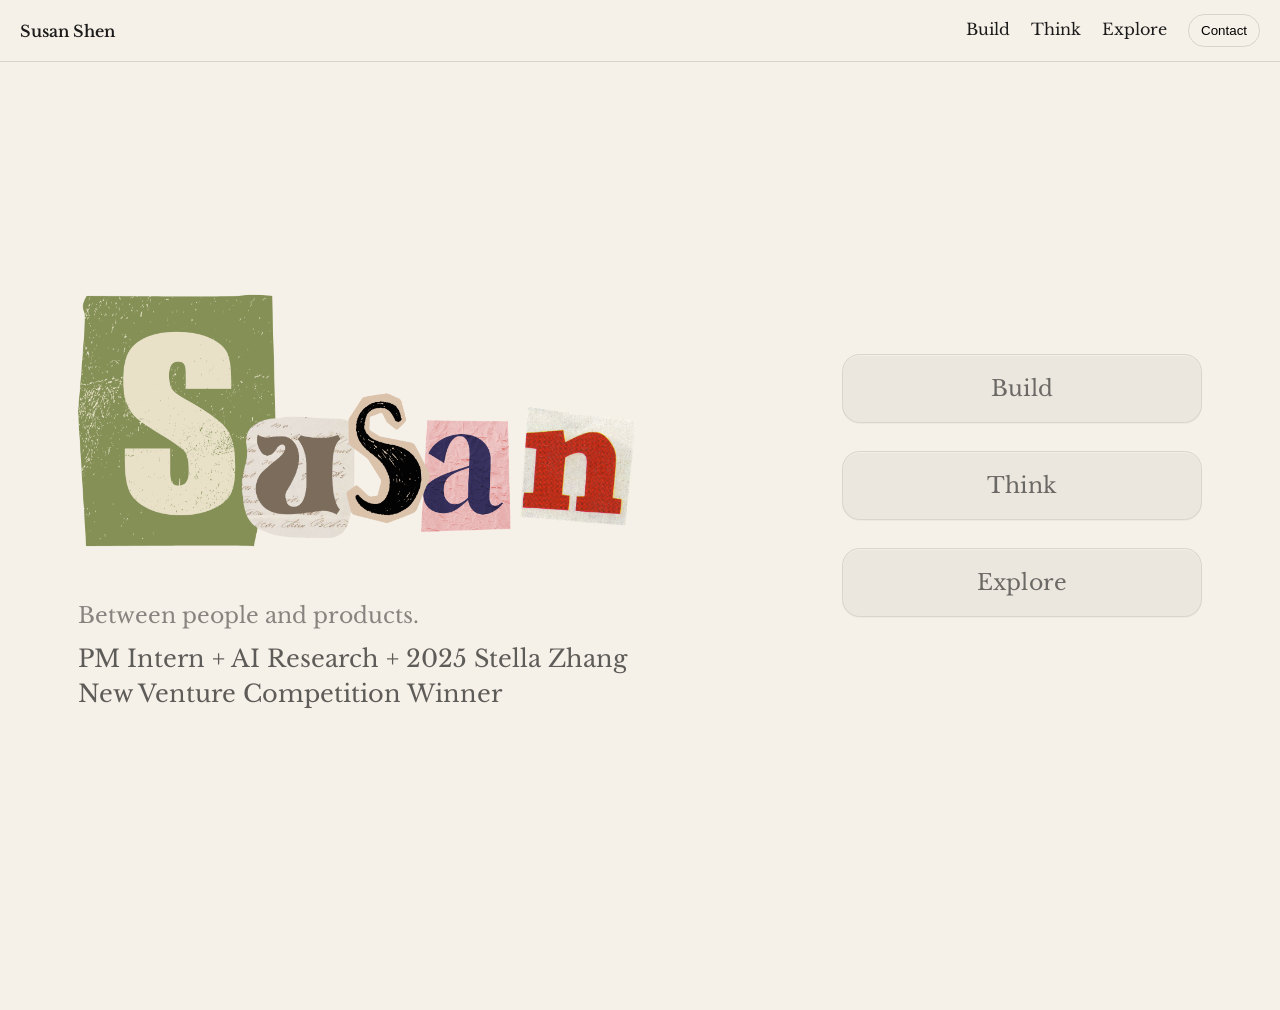
<file: index.html>
<!doctype html>
<html lang="en">
<head>
  <meta charset="utf-8" />
  <meta name="viewport" content="width=device-width, initial-scale=1" />
  <title>Susan Shen — Editorial Portfolio</title>
  <link rel="stylesheet" href="css/style.css" />
  <link rel="preconnect" href="https://fonts.googleapis.com">
<link rel="preconnect" href="https://fonts.gstatic.com" crossorigin>
<link href="https://fonts.googleapis.com/css2?family=Libre+Baskerville:wght@400;700&display=swap" rel="stylesheet">
</head>

<body class="page-home">
  <header class="nav">
    <a class="brand" href="index.html">Susan Shen</a>

    <nav class="links">
      <a href="build.html">Build</a>
      <a href="think.html">Think</a>
      <a href="explore.html">Explore</a>
      <button id="contactBtn" class="contact">Contact</button>
    </nav>
  </header>

  <main class="container home">
    <section class="home-grid">
  <div class="home-left">
    <img class="name-art" src="assets/images/susan-collage.png" alt="Susan collage name" />

    <p class="home-tagline">Between people and products.</p>
    <p class="home-focus">PM Intern + AI Research + 2025 Stella Zhang New Venture Competition Winner</p>
  </div>

  <div class="home-right">
    <a class="home-cta" href="build.html">Build</a>
    <a class="home-cta" href="think.html">Think</a>
    <a class="home-cta" href="explore.html">Explore</a>
  </div>
</section>
  </main>

  <!-- Contact Modal (keep) -->
  <div id="modal" class="modal hidden" role="dialog" aria-modal="true">
    <div class="modal-card">
      <div class="modal-head">
        <h2>Contact</h2>
        <button id="closeBtn" class="close" aria-label="Close">✕</button>
      </div>

      <div class="modal-body">
        <div class="row">
          <span>Email</span>
          <button class="copy" data-copy="chengyus0321@gmail.com">Copy</button>
        </div>
        <div class="row">
          <span>Phone</span>
          <button class="copy" data-copy="+1-949-591-2385">Copy</button>
        </div>
      </div>

      <div class="modal-foot">
        <a class="link" href="#" target="_blank" rel="noreferrer">LinkedIn</a>
        <a class="link" href="#" target="_blank" rel="noreferrer">GitHub</a>
      </div>
    </div>
  </div>

  <script src="js/main.js"></script>
</body>
</html>
</file>
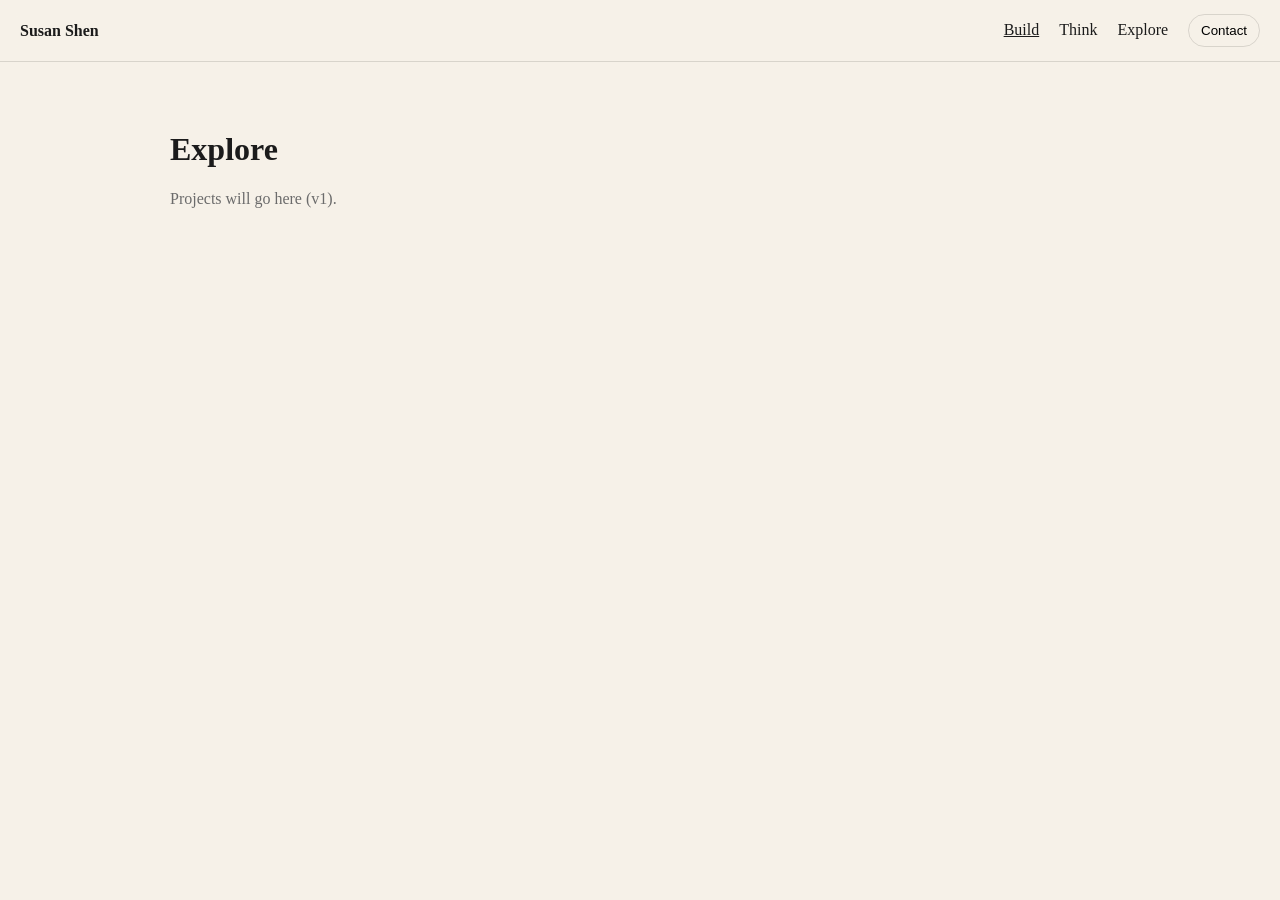
<file: build.html>
<!doctype html>
<html lang="en">
<head>
  <meta charset="utf-8" />
  <meta name="viewport" content="width=device-width, initial-scale=1" />
  <title>Build — Susan Shen</title>
  <link rel="stylesheet" href="css/style.css" />
</head>
<body>
  <header class="nav">
    <a class="brand" href="index.html">Susan Shen</a>
    <nav class="links">
      <a href="build.html" class="active">Build</a>
      <a href="think.html">Think</a>
      <a href="explore.html">Explore</a>
      <button id="contactBtn" class="contact">Contact</button>
    </nav>
  </header>

  <main class="container">
    <h1>Explore</h1>
    <p class="sub">Projects will go here (v1).</p>
  </main>

  <div id="modal" class="modal hidden" role="dialog" aria-modal="true">
    <div class="modal-card">
      <div class="modal-head">
        <h2>Contact</h2>
        <button id="closeBtn" class="close">✕</button>
      </div>
      <div class="modal-body">
        <div class="row"><span>Email</span><button class="copy" data-copy="chengyus0321@gmail.com">Copy</button></div>
        <div class="row"><span>Phone</span><button class="copy" data-copy="+1-949-591-2385">Copy</button></div>
      </div>
      <div class="modal-foot">
        <a href="#" class="link">LinkedIn</a>
        <a href="#" class="link">GitHub</a>
      </div>
    </div>
  </div>

  <script src="js/main.js"></script>
</body>
</html>
</file>
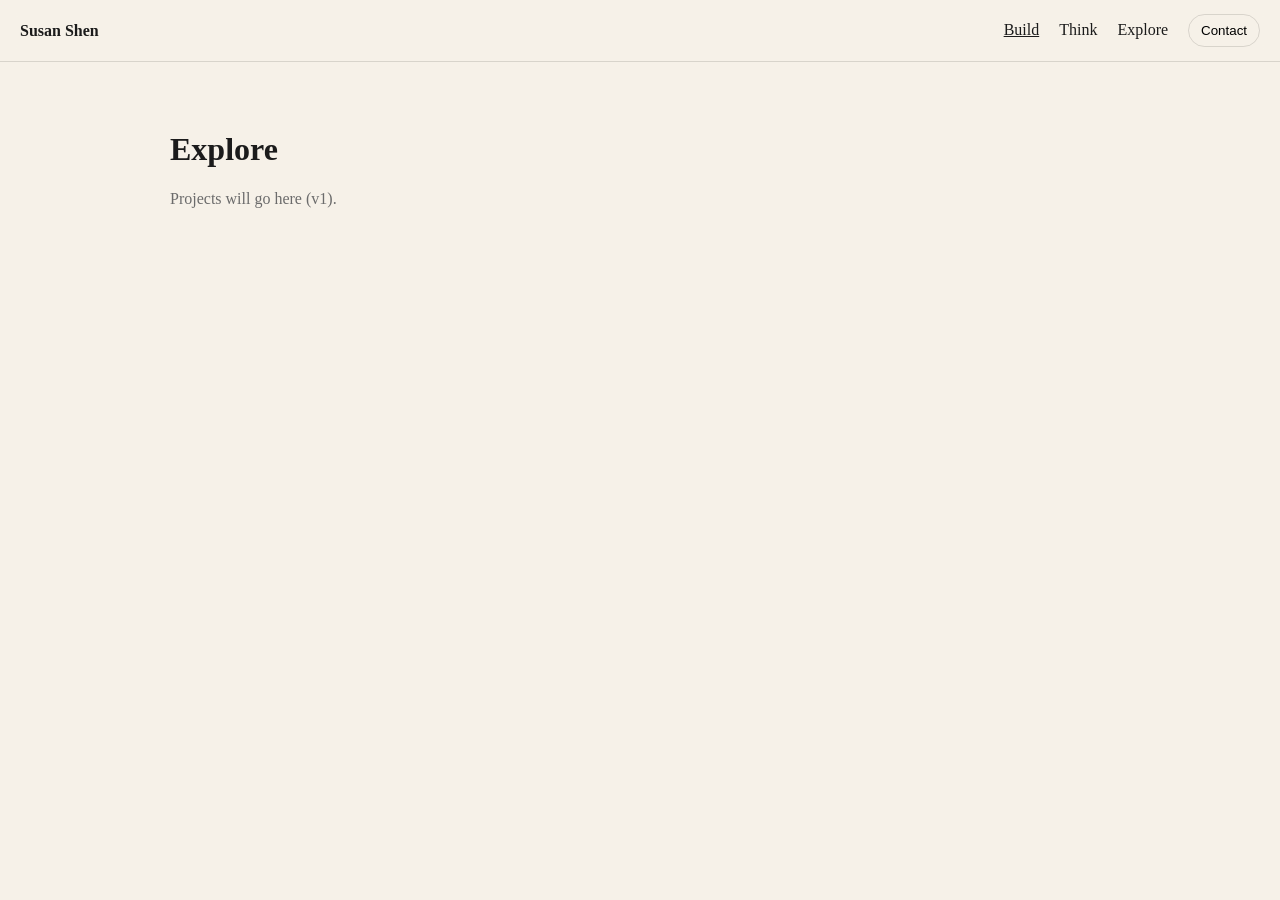
<file: explore.html>
<!doctype html>
<html lang="en">
<head>
  <meta charset="utf-8" />
  <meta name="viewport" content="width=device-width, initial-scale=1" />
  <title>Explore — Susan Shen</title>
  <link rel="stylesheet" href="css/style.css" />
</head>
<body>
  <header class="nav">
    <a class="brand" href="index.html">Susan Shen</a>
    <nav class="links">
      <a href="build.html" class="active">Build</a>
      <a href="think.html">Think</a>
      <a href="explore.html">Explore</a>
      <button id="contactBtn" class="contact">Contact</button>
    </nav>
  </header>

  <main class="container">
    <h1>Explore</h1>
    <p class="sub">Projects will go here (v1).</p>
  </main>

  <div id="modal" class="modal hidden" role="dialog" aria-modal="true">
    <div class="modal-card">
      <div class="modal-head">
        <h2>Contact</h2>
        <button id="closeBtn" class="close">✕</button>
      </div>
      <div class="modal-body">
        <div class="row"><span>Email</span><button class="copy" data-copy="chengyus0321@gmail.com">Copy</button></div>
        <div class="row"><span>Phone</span><button class="copy" data-copy="+1-949-591-2385">Copy</button></div>
      </div>
      <div class="modal-foot">
        <a href="#" class="link">LinkedIn</a>
        <a href="#" class="link">GitHub</a>
      </div>
    </div>
  </div>

  <script src="js/main.js"></script>
</body>
</html>
</file>
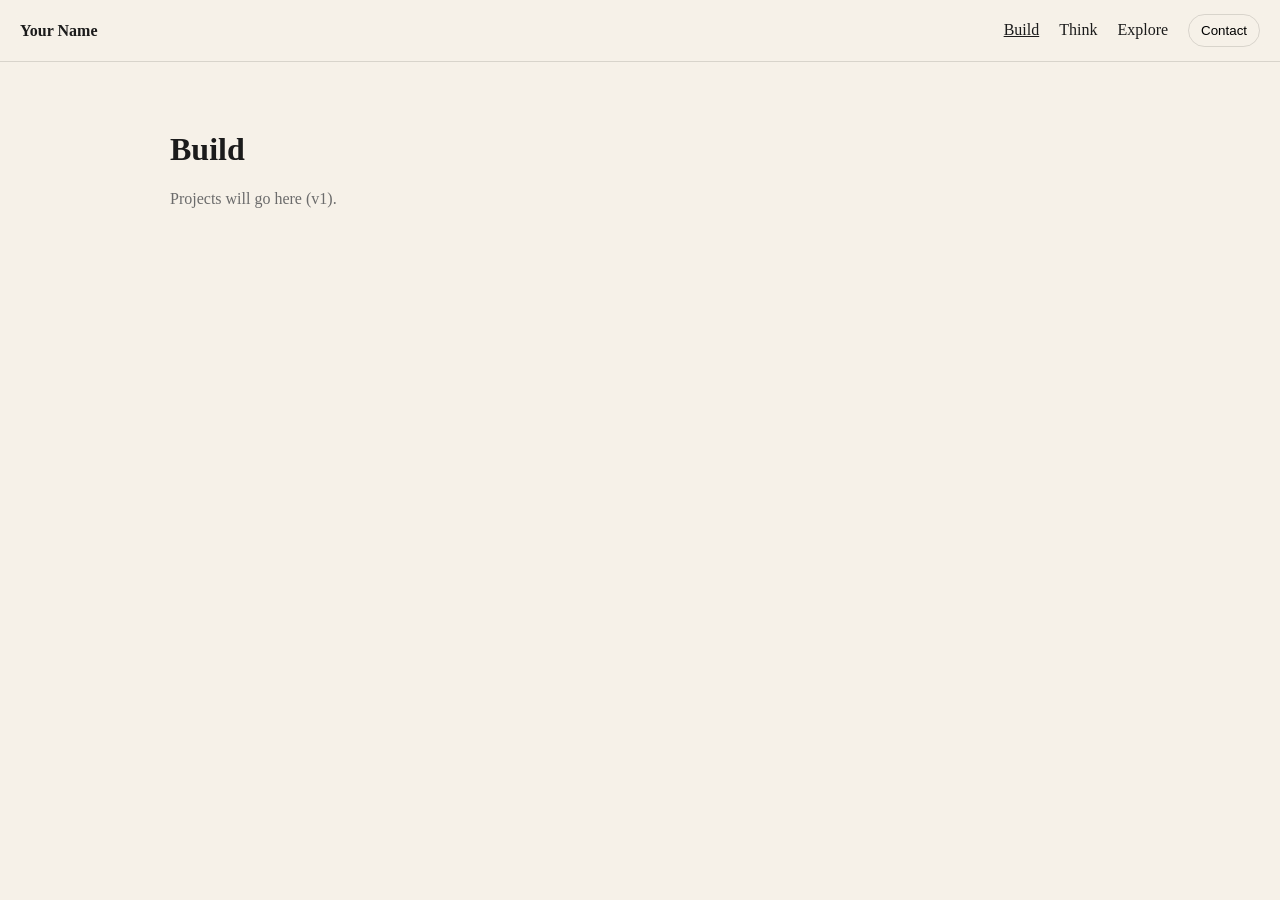
<file: think.html>
<!doctype html>
<html lang="en">
<head>
  <meta charset="utf-8" />
  <meta name="viewport" content="width=device-width, initial-scale=1" />
  <title>Think — Your Name</title>
  <link rel="stylesheet" href="css/style.css" />
</head>
<body>
  <header class="nav">
    <a class="brand" href="index.html">Your Name</a>
    <nav class="links">
      <a href="build.html" class="active">Build</a>
      <a href="think.html">Think</a>
      <a href="explore.html">Explore</a>
      <button id="contactBtn" class="contact">Contact</button>
    </nav>
  </header>

  <main class="container">
    <h1>Build</h1>
    <p class="sub">Projects will go here (v1).</p>
  </main>

  <div id="modal" class="modal hidden" role="dialog" aria-modal="true">
    <div class="modal-card">
      <div class="modal-head">
        <h2>Contact</h2>
        <button id="closeBtn" class="close">✕</button>
      </div>
      <div class="modal-body">
        <div class="row"><span>Email</span><button class="copy" data-copy="your@email.com">Copy</button></div>
        <div class="row"><span>Phone</span><button class="copy" data-copy="+1-xxx-xxx-xxxx">Copy</button></div>
      </div>
      <div class="modal-foot">
        <a href="#" class="link">LinkedIn</a>
        <a href="#" class="link">GitHub</a>
      </div>
    </div>
  </div>

  <script src="js/main.js"></script>
</body>
</html>
</file>
<file: css/style.css>
:root{
  --bg:#f6f1e8;
  --text:#1b1b1b;
  --muted:#6b6b6b;
  --card:#fbf7f0;
  --line:rgba(0,0,0,.12);
}

*{box-sizing:border-box}
body{
  margin:0;
  font-family: "Libre Baskerville",serif;
  background: var(--bg);
  color: var(--text);
}
.container{max-width:980px;margin:0 auto;padding:48px 20px}
.nav{
  position:sticky;top:0;
  display:flex;justify-content:space-between;align-items:center;
  padding:14px 20px;border-bottom:1px solid var(--line);
  background:rgba(246,241,232,.85);backdrop-filter: blur(8px);
}
.brand{font-weight:600;text-decoration:none;color:var(--text)}
.links a,.links button{margin-left:16px}
.links a{text-decoration:none;color:var(--text)}
.links a.active{text-decoration:underline}
.contact{
  border:1px solid var(--line);background:transparent;
  padding:8px 12px;border-radius:999px;cursor:pointer;
}
.hero h1{font-size:42px;line-height:1.05;margin:40px 0 10px}
.sub{color:var(--muted);max-width:60ch}

.entry{display:flex;gap:12px;margin-top:18px;flex-wrap:wrap}
.tile{
  display:inline-block;padding:14px 16px;border:1px solid var(--line);
  border-radius:14px;background:var(--card);text-decoration:none;color:var(--text);
}

.modal.hidden{display:none}
.modal{
  position:fixed;inset:0;background:rgba(0,0,0,.25);
  display:flex;align-items:center;justify-content:center;padding:20px;
}
.modal-card{
  width:min(520px, 100%);background:var(--card);
  border:1px solid var(--line);border-radius:16px;padding:16px;
}
.modal-head{display:flex;justify-content:space-between;align-items:center}
.close{border:none;background:transparent;font-size:18px;cursor:pointer}
.row{display:flex;justify-content:space-between;align-items:center;padding:10px 0;border-bottom:1px solid var(--line)}
.copy{border:1px solid var(--line);background:transparent;padding:8px 10px;border-radius:10px;cursor:pointer}
.modal-foot{display:flex;gap:12px;padding-top:12px}
.link{text-decoration:none;color:var(--text);border-bottom:1px solid var(--line)}

/* ---------- Home layout (v2: match figma) ---------- */
.page-home .container.home{
  max-width: 1180px;
  padding: 48px 28px 70px;
}

.home-grid{
  display: grid;
  grid-template-columns: 1.15fr 0.85fr;
  gap: 70px;
  align-items: center;
  min-height: calc(100vh - 70px);
}

/* Left */
.home-left{
  display: flex;
  flex-direction: column;
  align-items: flex-start;
   transform: translateY(-22px);
}

/* PNG: smaller + left aligned (match fig2) */
.name-art{
  width: min(560px, 92%); /* 关键：缩小到接近图2的比例 */
  height: auto;
  display: block;
  margin: 0 0 18px 0;

  /* 轻微融入纸面：可保留 */
  filter: contrast(0.98) saturate(0.97);
}

.home-tagline{
  margin: 6px 0 10px;
  font-size: 22px;
  line-height: 1.45;
  color: rgba(0,0,0,0.45);
}

.home-focus{
  margin: 0;
  font-size: 24px;
  line-height: 1.45;
  color: rgba(0,0,0,0.62);
}

/* Right: paper buttons */
.home-right{
  display: flex;
  flex-direction: column;
  gap: 28px;

  /* 让按钮块在右侧居中偏上（更像图2） */
  justify-content: center;
  align-items: flex-end;
  transform: translateY(-40px);
}

.home-cta{
  width: min(360px, 88%);
  padding: 20px 18px;
  text-align: center;
  text-decoration: none;

  /* 纸张按钮：浅底 + 柔边 + 很轻的阴影 */
  background: rgba(0,0,0,0.045);
  border: 1px solid rgba(0,0,0,0.08);
  border-radius: 18px;

  color: rgba(0,0,0,0.55);
  font-size: 22px;
  letter-spacing: 0.2px;

  box-shadow:
    0 1px 0 rgba(0,0,0,0.03),
    inset 0 1px 0 rgba(255,255,255,0.35);

  transition: transform 140ms ease, background 140ms ease, border-color 140ms ease;
}

.home-cta:hover{
  transform: translateY(-2px);
  background: rgba(0,0,0,0.06);
  border-color: rgba(0,0,0,0.10);
}

/* Responsive */
@media (max-width: 900px){
  .home-grid{
    grid-template-columns: 1fr;
    gap: 34px;
    min-height: unset;
  }

  .home-right{
    align-items: flex-start;
    transform: none;
  }

  .home-cta{
    width: 100%;
  }

  .name-art{
    width: min(520px, 100%);
  }

  .home-tagline{ font-size: 18px; }
  .home-focus{ font-size: 20px; }
}

.page-home,
.page-home .nav,
.page-home .links a,
.page-home .brand,
.page-home .home-tagline,
.page-home .home-focus,
.page-home .home-cta {
  font-family: "Libre Baskerville", serif;
}
</file>
